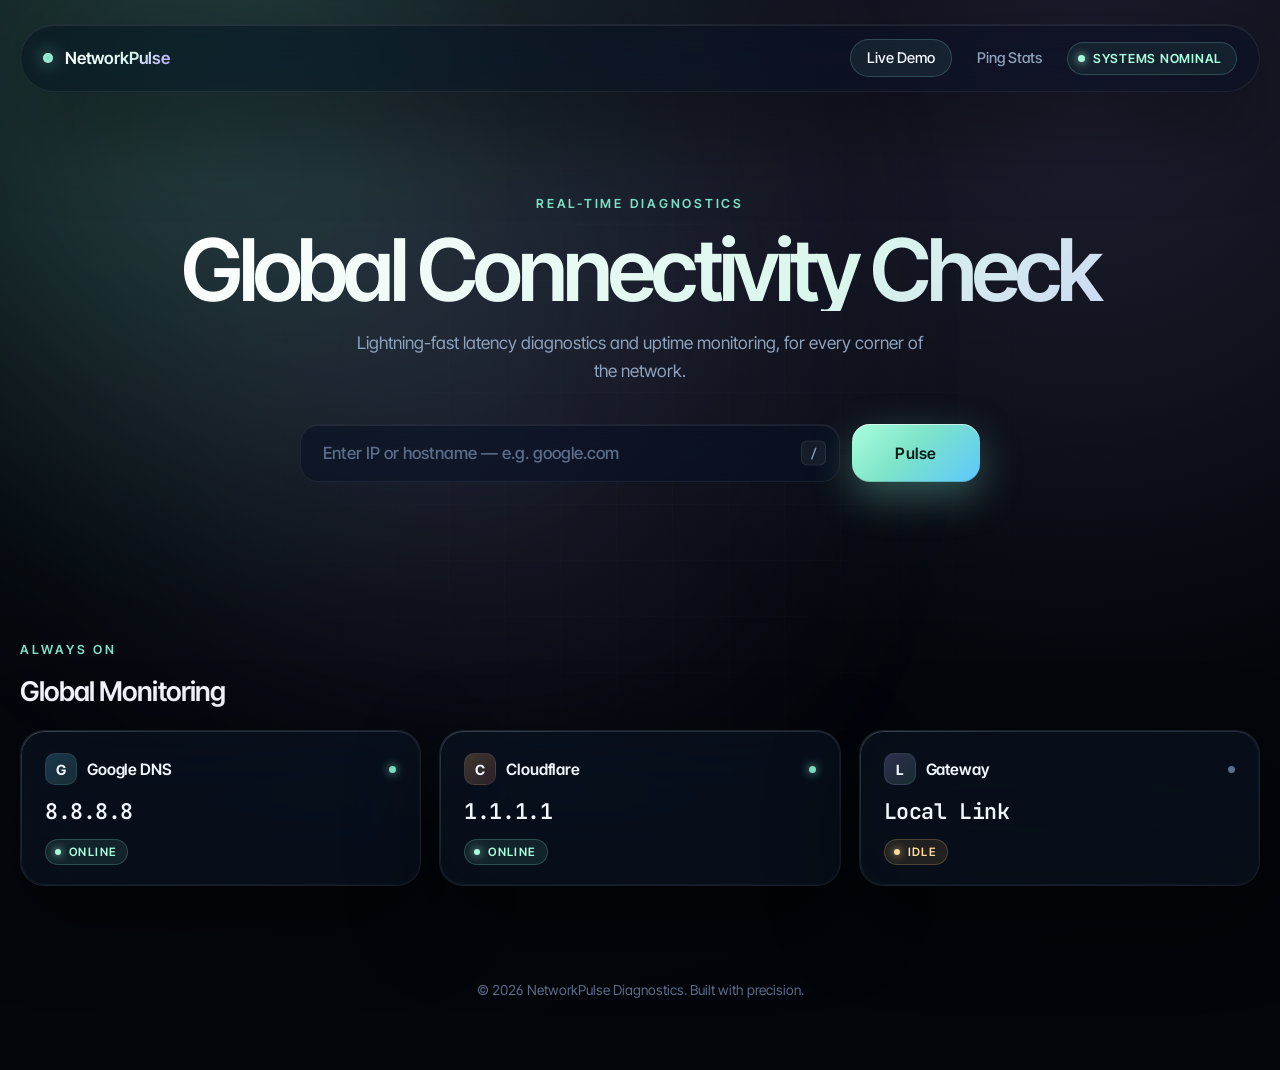
<file: public/index.html>
<!DOCTYPE html>
<html lang="en">
<head>
    <meta charset="UTF-8">
    <meta name="viewport" content="width=device-width, initial-scale=1.0">
    <title>Network Pulse | Premium Network Diagnostics</title>
    <meta name="description" content="A beautiful and powerful network ping utility to monitor host availability and latency.">
    <link rel="stylesheet" href="index.css">
    <link rel="preconnect" href="https://fonts.googleapis.com">
    <link rel="preconnect" href="https://fonts.gstatic.com" crossorigin>
    <link href="https://fonts.googleapis.com/css2?family=Inter+Tight:wght@300;400;500;600;700&family=JetBrains+Mono:wght@400;500&display=swap" rel="stylesheet">
</head>
<body class="dark-theme">
    <div id="app">
        <header class="topbar">
            <a class="logo" href="index.html" aria-label="NetworkPulse home">
                <span class="dot"></span>
                <h1>NetworkPulse</h1>
            </a>
            <nav aria-label="Primary">
                <a class="nav-link" href="index.html" aria-current="page">Live Demo</a>
                <a class="nav-link" href="stats.html">Ping Stats</a>
                <span class="status-badge" id="app-status">
                    <span class="status-dot"></span>
                    <span class="status-label">Systems Nominal</span>
                </span>
            </nav>
        </header>

        <main>
            <section id="hero">
                <p class="eyebrow animate-up">Real-time diagnostics</p>
                <h2 class="animate-up delay-1">Global Connectivity Check</h2>
                <p class="subtitle animate-up delay-2">Lightning-fast latency diagnostics and uptime monitoring, for every corner of the network.</p>

                <div class="search-container animate-up delay-3">
                    <div class="input-wrap">
                        <input type="text" id="target-input" placeholder="Enter IP or hostname — e.g. google.com" autocomplete="off" spellcheck="false">
                        <kbd class="kbd-hint" aria-hidden="true">/</kbd>
                    </div>
                    <button id="ping-btn" class="pulse-btn" type="button">
                        <span class="btn-label">Pulse</span>
                        <span class="btn-glow" aria-hidden="true"></span>
                    </button>
                </div>
            </section>

            <section id="results-section">
                <div id="active-pings" class="results-grid">
                    <!-- Results will be injected here -->
                </div>
            </section>

            <section id="global-stats">
                <div class="section-head">
                    <p class="eyebrow">Always on</p>
                    <h3>Global Monitoring</h3>
                </div>
                <div class="stats-grid">
                    <div class="stat-card" id="google-stat">
                        <div class="stat-header">
                            <span class="icon" data-icon="google">G</span>
                            <h4>Google DNS</h4>
                            <span class="live-dot" aria-hidden="true"></span>
                        </div>
                        <div class="stat-value">8.8.8.8</div>
                        <div class="stat-indicator online">
                            <span class="pip"></span>Online
                        </div>
                    </div>
                    <div class="stat-card" id="cloudflare-stat">
                        <div class="stat-header">
                            <span class="icon" data-icon="cloudflare">C</span>
                            <h4>Cloudflare</h4>
                            <span class="live-dot" aria-hidden="true"></span>
                        </div>
                        <div class="stat-value">1.1.1.1</div>
                        <div class="stat-indicator online">
                            <span class="pip"></span>Online
                        </div>
                    </div>
                    <div class="stat-card" id="local-stat">
                        <div class="stat-header">
                            <span class="icon" data-icon="local">L</span>
                            <h4>Gateway</h4>
                            <span class="live-dot idle" aria-hidden="true"></span>
                        </div>
                        <div class="stat-value">Local Link</div>
                        <div class="stat-indicator unknown">
                            <span class="pip"></span>Idle
                        </div>
                    </div>
                </div>
            </section>
        </main>

        <footer>
            <p>&copy; 2026 NetworkPulse Diagnostics. Built with precision.</p>
        </footer>
    </div>

    <script src="app.js"></script>
</body>
</html>
</file>
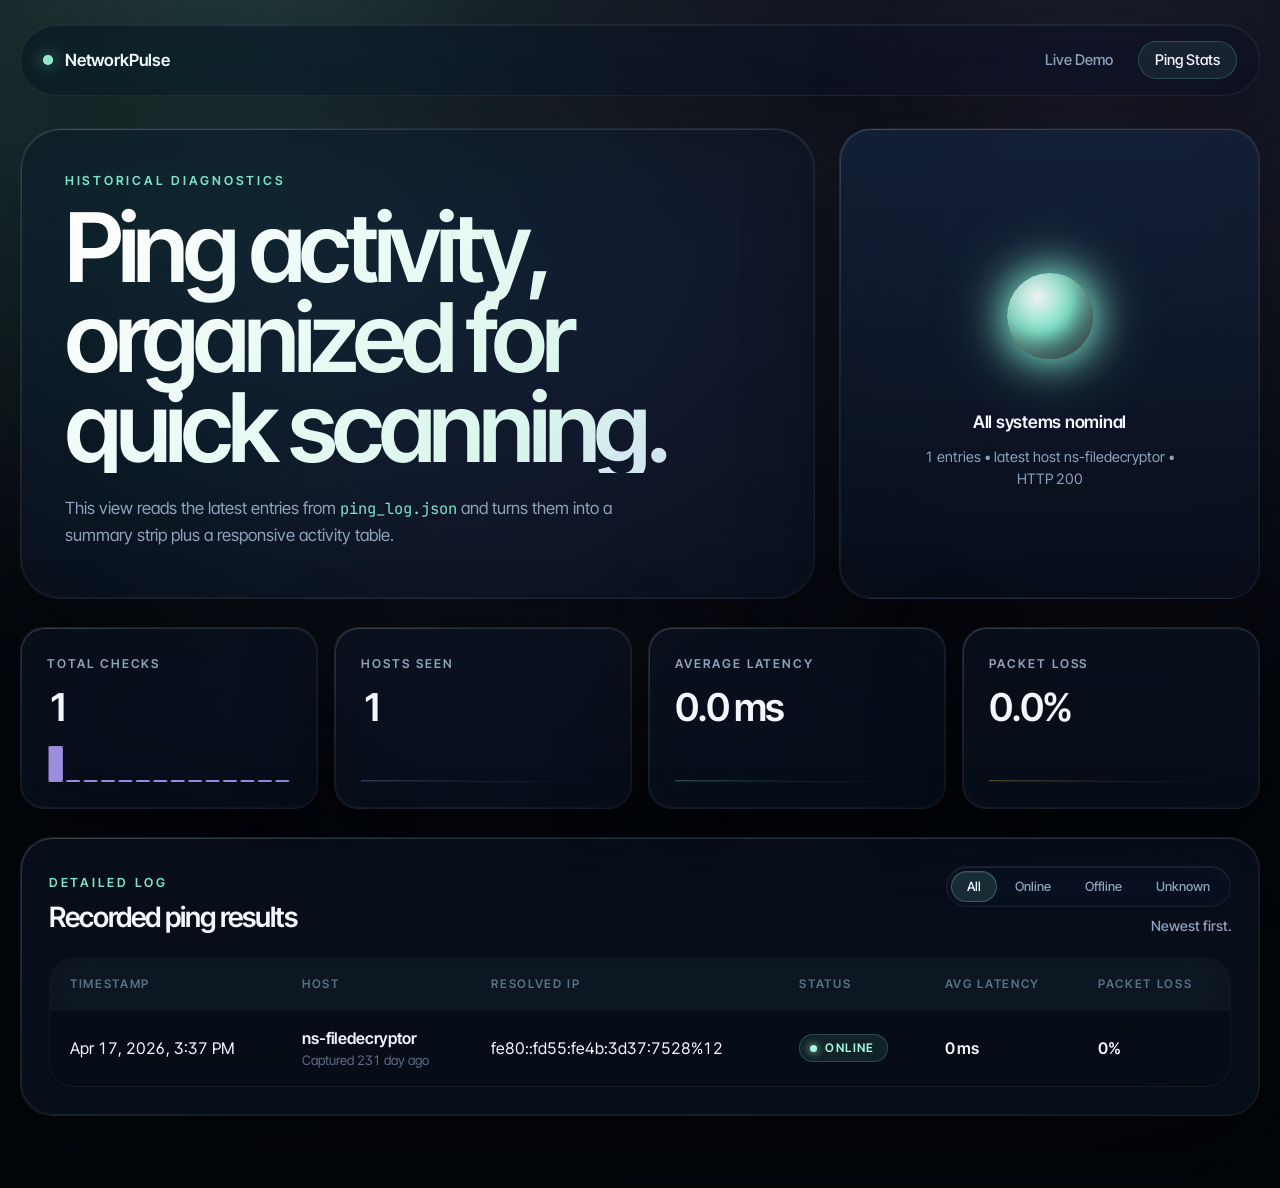
<file: public/stats.html>
<!DOCTYPE html>
<html lang="en">
<head>
    <meta charset="UTF-8">
    <meta name="viewport" content="width=device-width, initial-scale=1.0">
    <title>Network Pulse | Ping Statistics</title>
    <meta name="description" content="Review historical ping statistics in a responsive table and summary dashboard.">
    <link rel="stylesheet" href="stats.css">
    <link rel="preconnect" href="https://fonts.googleapis.com">
    <link rel="preconnect" href="https://fonts.gstatic.com" crossorigin>
    <link href="https://fonts.googleapis.com/css2?family=Inter+Tight:wght@300;400;500;600;700&family=JetBrains+Mono:wght@400;500&display=swap" rel="stylesheet">
</head>
<body>
    <div class="page-shell">
        <header class="topbar">
            <a class="brand" href="index.html" aria-label="Return to NetworkPulse home">
                <span class="dot"></span>
                <span>NetworkPulse</span>
            </a>
            <nav class="topnav" aria-label="Primary">
                <a href="index.html">Live Demo</a>
                <a href="stats.html" aria-current="page">Ping Stats</a>
            </nav>
        </header>

        <main>
            <section class="hero">
                <div class="hero-copy">
                    <p class="eyebrow">Historical Diagnostics</p>
                    <h1>Ping activity, organized for quick scanning.</h1>
                    <p class="hero-text">
                        This view reads the latest entries from <code>ping_log.json</code> and turns them
                        into a summary strip plus a responsive activity table.
                    </p>
                </div>
                <div class="hero-panel">
                    <div class="orb" id="status-orb" data-status="loading" aria-hidden="true">
                        <span class="orb-halo"></span>
                        <span class="orb-core"></span>
                    </div>
                    <p class="orb-status" id="dataset-status">Loading log data</p>
                    <p class="orb-meta" id="dataset-meta">Fetching the latest ping records...</p>
                </div>
            </section>

            <section class="summary-grid" aria-label="Ping summary">
                <article class="summary-card">
                    <div class="summary-head">
                        <p class="summary-label">Total Checks</p>
                    </div>
                    <p class="summary-value" id="total-checks">--</p>
                    <svg class="spark" id="total-checks-spark" viewBox="0 0 120 36" preserveAspectRatio="none" aria-hidden="true"></svg>
                </article>
                <article class="summary-card">
                    <div class="summary-head">
                        <p class="summary-label">Hosts Seen</p>
                    </div>
                    <p class="summary-value" id="hosts-seen">--</p>
                    <svg class="spark" id="hosts-seen-spark" viewBox="0 0 120 36" preserveAspectRatio="none" aria-hidden="true"></svg>
                </article>
                <article class="summary-card">
                    <div class="summary-head">
                        <p class="summary-label">Average Latency</p>
                        <span class="trend-pill" id="avg-latency-trend" hidden></span>
                    </div>
                    <p class="summary-value" id="avg-latency">--</p>
                    <svg class="spark" id="avg-latency-spark" viewBox="0 0 120 36" preserveAspectRatio="none" aria-hidden="true"></svg>
                </article>
                <article class="summary-card">
                    <div class="summary-head">
                        <p class="summary-label">Packet Loss</p>
                        <span class="trend-pill" id="avg-loss-trend" hidden></span>
                    </div>
                    <p class="summary-value" id="avg-loss">--</p>
                    <svg class="spark" id="avg-loss-spark" viewBox="0 0 120 36" preserveAspectRatio="none" aria-hidden="true"></svg>
                </article>
            </section>

            <section class="table-shell animate-up">
                <div class="table-header">
                    <div>
                        <p class="eyebrow">Detailed Log</p>
                        <h2>Recorded ping results</h2>
                    </div>
                    <div class="table-controls">
                        <div class="segmented" role="tablist" aria-label="Filter by status">
                            <button class="seg" data-filter="all" role="tab" aria-selected="true" type="button">All</button>
                            <button class="seg" data-filter="online" role="tab" aria-selected="false" type="button">Online</button>
                            <button class="seg" data-filter="offline" role="tab" aria-selected="false" type="button">Offline</button>
                            <button class="seg" data-filter="unknown" role="tab" aria-selected="false" type="button">Unknown</button>
                            <span class="seg-indicator" aria-hidden="true"></span>
                        </div>
                        <p class="table-caption">Newest first.</p>
                    </div>
                </div>

                <div class="table-wrap">
                    <table>
                        <thead>
                            <tr>
                                <th scope="col">Timestamp</th>
                                <th scope="col">Host</th>
                                <th scope="col">Resolved IP</th>
                                <th scope="col">Status</th>
                                <th scope="col">Avg Latency</th>
                                <th scope="col">Packet Loss</th>
                            </tr>
                        </thead>
                        <tbody id="stats-table-body">
                            <tr>
                                <td colspan="6" class="empty-state">Loading ping records...</td>
                            </tr>
                        </tbody>
                    </table>
                </div>
            </section>
        </main>
    </div>

    <script src="stats.js"></script>
</body>
</html>
</file>
<file: public/index.css>
:root {
    --bg-color: #05090f;
    --bg-deep: #020509;
    --panel-bg: rgba(14, 22, 38, 0.55);
    --panel-strong: rgba(16, 28, 48, 0.88);
    --border-color: rgba(255, 255, 255, 0.07);
    --border-bright: rgba(255, 255, 255, 0.14);
    --highlight: #7ee3c8;
    --highlight-strong: #a8ffdd;
    --accent-lavender: #b5a5ff;
    --accent-cyan: #5cc8ff;
    --warning: #ffc96d;
    --danger: #ff7b7b;
    --text-primary: #f3f7ff;
    --text-secondary: #8fa2bd;
    --text-tertiary: #5c6e89;
    --shadow: 0 30px 90px rgba(0, 0, 0, 0.45);
    --shadow-inset: inset 0 1px 0 rgba(255, 255, 255, 0.08);
    --radius-lg: 40px;
    --radius-md: 32px;
    --radius-sm: 24px;
    --radius-xs: 18px;
    --spring: cubic-bezier(0.16, 1, 0.3, 1);
}

* {
    box-sizing: border-box;
    margin: 0;
    padding: 0;
    font-family: 'Inter Tight', 'Inter', -apple-system, BlinkMacSystemFont, 'Segoe UI', sans-serif;
    font-feature-settings: "ss01", "cv11", "tnum";
}

html {
    -webkit-font-smoothing: antialiased;
    -moz-osx-font-smoothing: grayscale;
    text-rendering: optimizeLegibility;
}

body {
    min-height: 100vh;
    color: var(--text-primary);
    background:
        radial-gradient(circle at 20% 0%, rgba(126, 227, 200, 0.10), transparent 42%),
        radial-gradient(circle at 85% 10%, rgba(181, 165, 255, 0.14), transparent 40%),
        linear-gradient(165deg, var(--bg-color) 0%, var(--bg-deep) 100%);
    overflow-x: hidden;
    position: relative;
}

body::before {
    content: "";
    position: fixed;
    inset: 0;
    pointer-events: none;
    z-index: 0;
    background-image:
        linear-gradient(rgba(255, 255, 255, 0.014) 1px, transparent 1px),
        linear-gradient(90deg, rgba(255, 255, 255, 0.014) 1px, transparent 1px);
    background-size: 56px 56px;
    mask-image: radial-gradient(circle at center, black, transparent 80%);
    animation: gridDrift 40s linear infinite;
}

body::after {
    content: "";
    position: fixed;
    top: -20%;
    left: -10%;
    width: 70vw;
    height: 70vw;
    pointer-events: none;
    z-index: 0;
    background:
        radial-gradient(circle at 30% 30%, rgba(126, 227, 200, 0.28), transparent 55%),
        radial-gradient(circle at 70% 60%, rgba(181, 165, 255, 0.24), transparent 60%);
    filter: blur(120px);
    opacity: 0.7;
    animation: auroraDrift 22s ease-in-out infinite alternate;
}

@keyframes gridDrift {
    from { background-position: 0 0, 0 0; }
    to   { background-position: 56px 56px, 56px 56px; }
}

@keyframes auroraDrift {
    0%   { transform: translate(0, 0) scale(1); }
    50%  { transform: translate(8vw, 4vh) scale(1.08); }
    100% { transform: translate(-4vw, 6vh) scale(0.96); }
}

/* ---------- App shell ---------- */
#app {
    position: relative;
    z-index: 1;
    display: flex;
    flex-direction: column;
    width: min(1240px, calc(100% - 32px));
    margin: 0 auto;
    padding: 24px 0 56px;
}

/* ---------- Topbar ---------- */
.topbar {
    display: flex;
    justify-content: space-between;
    align-items: center;
    gap: 24px;
    padding: 14px 22px;
    border: 1px solid var(--border-color);
    border-radius: 999px;
    background: rgba(10, 16, 28, 0.55);
    backdrop-filter: blur(28px) saturate(180%);
    -webkit-backdrop-filter: blur(28px) saturate(180%);
    box-shadow: var(--shadow), var(--shadow-inset);
    animation: rise 0.9s var(--spring) backwards;
    margin-bottom: 64px;
}

.logo {
    display: inline-flex;
    align-items: center;
    gap: 12px;
    text-decoration: none;
    color: inherit;
}

.logo h1 {
    font-size: 1.05rem;
    font-weight: 600;
    letter-spacing: -0.01em;
    background: linear-gradient(135deg, #ffffff 0%, #d9f6ec 60%, #b5a5ff 100%);
    -webkit-background-clip: text;
    background-clip: text;
    color: transparent;
}

.dot {
    width: 10px;
    height: 10px;
    border-radius: 999px;
    background: var(--highlight);
    box-shadow: 0 0 18px rgba(126, 227, 200, 0.8), 0 0 4px rgba(255, 255, 255, 0.6) inset;
    animation: pulse 2.4s ease-in-out infinite;
}

@keyframes pulse {
    0%, 100% { box-shadow: 0 0 18px rgba(126, 227, 200, 0.8), 0 0 4px rgba(255, 255, 255, 0.6) inset; }
    50%      { box-shadow: 0 0 28px rgba(126, 227, 200, 1),   0 0 4px rgba(255, 255, 255, 0.6) inset; }
}

nav {
    display: flex;
    align-items: center;
    gap: 8px;
}

.nav-link {
    padding: 9px 16px;
    border-radius: 999px;
    color: var(--text-secondary);
    font-size: 0.92rem;
    font-weight: 500;
    text-decoration: none;
    border: 1px solid transparent;
    transition: background 0.25s var(--spring), color 0.25s var(--spring), border-color 0.25s var(--spring);
}

.nav-link:hover,
.nav-link:focus-visible,
.nav-link[aria-current="page"] {
    color: var(--text-primary);
    background: rgba(126, 227, 200, 0.08);
    border-color: rgba(126, 227, 200, 0.22);
    outline: none;
}

.status-badge {
    display: inline-flex;
    align-items: center;
    gap: 8px;
    padding: 8px 14px 8px 10px;
    border: 1px solid rgba(126, 227, 200, 0.22);
    background: rgba(126, 227, 200, 0.08);
    color: var(--highlight-strong);
    border-radius: 999px;
    font-size: 0.78rem;
    font-weight: 600;
    letter-spacing: 0.06em;
    text-transform: uppercase;
    backdrop-filter: blur(12px);
}

.status-dot {
    width: 7px;
    height: 7px;
    border-radius: 999px;
    background: currentColor;
    box-shadow: 0 0 8px currentColor;
    animation: pulse 2s ease-in-out infinite;
}

/* ---------- Hero ---------- */
#hero {
    text-align: center;
    margin-bottom: 72px;
    padding: 40px 0 16px;
}

.eyebrow {
    color: var(--highlight);
    font-size: 0.78rem;
    font-weight: 600;
    letter-spacing: 0.22em;
    text-transform: uppercase;
    margin-bottom: 18px;
}

#hero h2 {
    font-size: clamp(2.8rem, 7vw, 5.4rem);
    font-weight: 600;
    line-height: 0.95;
    letter-spacing: -0.055em;
    margin: 0 auto 18px;
    max-width: 18ch;
    background: linear-gradient(135deg,
        #ffffff 0%,
        #d9f6ec 32%,
        #b5a5ff 68%,
        #ffffff 100%);
    background-size: 220% 220%;
    -webkit-background-clip: text;
    background-clip: text;
    color: transparent;
    animation: shimmer 12s ease-in-out infinite;
}

@keyframes shimmer {
    0%, 100% { background-position: 0% 50%; }
    50%      { background-position: 100% 50%; }
}

.subtitle {
    font-size: 1.08rem;
    color: var(--text-secondary);
    margin: 0 auto 40px;
    max-width: 58ch;
    line-height: 1.6;
}

/* ---------- Search ---------- */
.search-container {
    position: relative;
    max-width: 680px;
    margin: 0 auto;
    display: flex;
    gap: 12px;
}

.input-wrap {
    position: relative;
    flex: 1;
    display: flex;
    align-items: center;
}

#target-input {
    width: 100%;
    background: rgba(10, 18, 32, 0.55);
    border: 1px solid var(--border-color);
    padding: 18px 60px 18px 22px;
    border-radius: var(--radius-xs);
    color: var(--text-primary);
    font-size: 1.05rem;
    font-weight: 500;
    outline: none;
    backdrop-filter: blur(24px) saturate(180%);
    -webkit-backdrop-filter: blur(24px) saturate(180%);
    box-shadow: var(--shadow-inset);
    transition: border-color 0.3s var(--spring), box-shadow 0.3s var(--spring), background 0.3s var(--spring);
}

#target-input::placeholder {
    color: var(--text-tertiary);
}

#target-input:focus {
    border-color: rgba(126, 227, 200, 0.45);
    background: rgba(14, 22, 38, 0.75);
    box-shadow:
        0 0 0 4px rgba(126, 227, 200, 0.10),
        0 20px 60px rgba(0, 0, 0, 0.35),
        var(--shadow-inset);
}

.kbd-hint {
    position: absolute;
    right: 14px;
    top: 50%;
    transform: translateY(-50%);
    font-family: 'JetBrains Mono', 'SF Mono', Consolas, monospace;
    font-size: 0.78rem;
    font-weight: 500;
    padding: 3px 8px;
    color: var(--text-secondary);
    background: rgba(255, 255, 255, 0.05);
    border: 1px solid rgba(255, 255, 255, 0.08);
    border-radius: 6px;
    pointer-events: none;
    transition: opacity 0.25s var(--spring), transform 0.25s var(--spring);
}

.input-wrap:focus-within .kbd-hint {
    opacity: 0;
    transform: translate(6px, -50%);
}

.pulse-btn {
    position: relative;
    overflow: hidden;
    border: 0;
    padding: 0 30px;
    min-width: 128px;
    border-radius: var(--radius-xs);
    color: #041c16;
    font-size: 0.98rem;
    font-weight: 600;
    letter-spacing: 0.02em;
    cursor: pointer;
    background: linear-gradient(135deg, #a8ffdd 0%, #7ee3c8 45%, #5cc8ff 100%);
    box-shadow:
        0 14px 40px rgba(126, 227, 200, 0.35),
        inset 0 1px 0 rgba(255, 255, 255, 0.55),
        inset 0 -1px 0 rgba(0, 0, 0, 0.15);
    transition: transform 0.3s var(--spring), box-shadow 0.3s var(--spring), filter 0.3s var(--spring);
}

.pulse-btn:hover {
    transform: translateY(-2px);
    filter: brightness(1.05);
    box-shadow:
        0 20px 60px rgba(126, 227, 200, 0.55),
        inset 0 1px 0 rgba(255, 255, 255, 0.55),
        inset 0 -1px 0 rgba(0, 0, 0, 0.15);
}

.pulse-btn:active {
    transform: translateY(0);
}

.btn-label {
    position: relative;
    z-index: 2;
}

.btn-glow {
    position: absolute;
    inset: -2px;
    background: radial-gradient(circle at var(--x, 50%) var(--y, 50%), rgba(255, 255, 255, 0.6) 0%, transparent 45%);
    opacity: 0;
    transition: opacity 0.4s var(--spring);
    pointer-events: none;
}

.pulse-btn:hover .btn-glow {
    opacity: 0.5;
}

.pulse-btn.firing::after {
    content: "";
    position: absolute;
    left: 50%;
    top: 50%;
    width: 12px;
    height: 12px;
    border-radius: 999px;
    background: rgba(255, 255, 255, 0.55);
    transform: translate(-50%, -50%);
    animation: ripple 0.7s ease-out forwards;
    pointer-events: none;
}

@keyframes ripple {
    to { width: 420px; height: 420px; opacity: 0; }
}

/* ---------- Shared glass surface ---------- */
.result-card,
.stat-card {
    position: relative;
    border: 1px solid var(--border-color);
    background: var(--panel-bg);
    backdrop-filter: blur(40px) saturate(180%);
    -webkit-backdrop-filter: blur(40px) saturate(180%);
    box-shadow: var(--shadow), var(--shadow-inset);
    transition: transform 0.4s var(--spring), box-shadow 0.4s var(--spring), border-color 0.3s var(--spring);
}

.result-card::before,
.stat-card::before {
    content: "";
    position: absolute;
    inset: 0;
    border-radius: inherit;
    padding: 1px;
    background: linear-gradient(135deg,
        rgba(255, 255, 255, 0.18) 0%,
        rgba(126, 227, 200, 0.08) 30%,
        rgba(181, 165, 255, 0.10) 70%,
        rgba(255, 255, 255, 0.02) 100%);
    -webkit-mask: linear-gradient(#000 0 0) content-box, linear-gradient(#000 0 0);
    mask: linear-gradient(#000 0 0) content-box, linear-gradient(#000 0 0);
    -webkit-mask-composite: xor;
    mask-composite: exclude;
    pointer-events: none;
    opacity: 0.9;
}

/* ---------- Results ---------- */
.results-grid {
    display: grid;
    grid-template-columns: repeat(auto-fill, minmax(300px, 1fr));
    gap: 20px;
    margin-bottom: 72px;
}

.result-card {
    padding: 24px 26px 22px;
    border-radius: var(--radius-sm);
    animation: rise 0.8s var(--spring) backwards;
}

.result-header {
    display: flex;
    justify-content: space-between;
    align-items: center;
    margin-bottom: 18px;
    gap: 12px;
}

.result-host {
    font-weight: 600;
    font-size: 1.02rem;
    letter-spacing: -0.01em;
    word-break: break-all;
}

.close-btn {
    width: 28px;
    height: 28px;
    display: inline-flex;
    align-items: center;
    justify-content: center;
    border-radius: 999px;
    color: var(--text-tertiary);
    font-size: 1.1rem;
    cursor: pointer;
    flex-shrink: 0;
    transition: background 0.2s var(--spring), color 0.2s var(--spring);
}

.close-btn:hover {
    background: rgba(255, 123, 123, 0.1);
    color: var(--danger);
}

.latency-display {
    text-align: center;
    margin: 14px 0 18px;
}

.latency-value {
    font-size: 2.8rem;
    font-weight: 600;
    letter-spacing: -0.05em;
    color: var(--highlight-strong);
    font-variant-numeric: tabular-nums;
    line-height: 1;
    transition: color 0.3s var(--spring);
}

.latency-unit {
    display: block;
    font-size: 0.72rem;
    font-weight: 600;
    letter-spacing: 0.18em;
    text-transform: uppercase;
    color: var(--text-tertiary);
    margin-top: 8px;
}

.result-footer {
    display: flex;
    justify-content: space-between;
    font-size: 0.82rem;
    color: var(--text-secondary);
    padding-top: 14px;
    border-top: 1px solid rgba(255, 255, 255, 0.04);
    font-variant-numeric: tabular-nums;
}

/* ---------- Global stats ---------- */
#global-stats {
    margin-bottom: 32px;
}

.section-head {
    margin-bottom: 22px;
}

#global-stats h3 {
    font-size: 1.7rem;
    font-weight: 600;
    letter-spacing: -0.035em;
    margin-top: 8px;
}

.stats-grid {
    display: grid;
    grid-template-columns: repeat(auto-fit, minmax(240px, 1fr));
    gap: 18px;
}

.stat-card {
    padding: 22px 24px 20px;
    border-radius: var(--radius-sm);
    animation: rise 0.85s var(--spring) backwards;
}

.stat-card:nth-child(1) { animation-delay: 0.1s; }
.stat-card:nth-child(2) { animation-delay: 0.2s; }
.stat-card:nth-child(3) { animation-delay: 0.3s; }

.stat-card:hover {
    transform: translateY(-3px);
    border-color: var(--border-bright);
    box-shadow:
        0 40px 110px rgba(0, 0, 0, 0.5),
        0 0 0 1px rgba(126, 227, 200, 0.08),
        var(--shadow-inset);
}

.stat-header {
    display: flex;
    align-items: center;
    gap: 10px;
    margin-bottom: 12px;
}

.stat-header h4 {
    font-size: 0.98rem;
    font-weight: 600;
    letter-spacing: -0.01em;
    flex: 1;
}

.icon {
    width: 32px;
    height: 32px;
    display: inline-flex;
    align-items: center;
    justify-content: center;
    border-radius: 10px;
    font-weight: 700;
    font-size: 0.88rem;
    color: var(--text-primary);
    background: linear-gradient(135deg, rgba(126, 227, 200, 0.15), rgba(181, 165, 255, 0.15));
    border: 1px solid rgba(255, 255, 255, 0.08);
}

.icon[data-icon="google"]     { background: linear-gradient(135deg, rgba(92, 200, 255, 0.22), rgba(126, 227, 200, 0.15)); }
.icon[data-icon="cloudflare"] { background: linear-gradient(135deg, rgba(255, 201, 109, 0.22), rgba(255, 123, 123, 0.15)); }
.icon[data-icon="local"]      { background: linear-gradient(135deg, rgba(181, 165, 255, 0.22), rgba(126, 227, 200, 0.15)); }

.live-dot {
    width: 7px;
    height: 7px;
    border-radius: 999px;
    background: var(--highlight);
    box-shadow: 0 0 10px var(--highlight);
    animation: liveDot 2s ease-in-out infinite;
}

.live-dot.idle {
    background: var(--text-tertiary);
    box-shadow: none;
    animation: none;
}

@keyframes liveDot {
    0%, 100% { transform: scale(1); opacity: 1; }
    50%      { transform: scale(1.4); opacity: 0.6; }
}

.stat-value {
    font-size: 1.35rem;
    font-weight: 600;
    letter-spacing: -0.02em;
    font-variant-numeric: tabular-nums;
    margin: 4px 0 14px;
    font-family: 'JetBrains Mono', 'SF Mono', Consolas, monospace;
}

.stat-indicator {
    display: inline-flex;
    align-items: center;
    gap: 8px;
    font-size: 0.72rem;
    font-weight: 600;
    letter-spacing: 0.12em;
    text-transform: uppercase;
    padding: 5px 10px 5px 9px;
    border-radius: 999px;
    border: 1px solid transparent;
}

.stat-indicator .pip {
    width: 6px;
    height: 6px;
    border-radius: 999px;
    background: currentColor;
    box-shadow: 0 0 8px currentColor;
}

.stat-indicator.online {
    color: var(--highlight-strong);
    background: rgba(126, 227, 200, 0.10);
    border-color: rgba(126, 227, 200, 0.22);
}

.stat-indicator.offline {
    color: #ffc1c1;
    background: rgba(255, 123, 123, 0.10);
    border-color: rgba(255, 123, 123, 0.22);
}

.stat-indicator.unknown {
    color: #ffdd9b;
    background: rgba(255, 201, 109, 0.10);
    border-color: rgba(255, 201, 109, 0.22);
}

/* ---------- Footer ---------- */
footer {
    padding: 64px 0 16px;
    text-align: center;
    color: var(--text-tertiary);
    font-size: 0.86rem;
}

/* ---------- Animations ---------- */
@keyframes rise {
    from {
        opacity: 0;
        transform: translateY(24px);
        filter: blur(8px);
    }
    to {
        opacity: 1;
        transform: translateY(0);
        filter: blur(0);
    }
}

@keyframes fadeIn {
    from { opacity: 0; transform: translateY(16px); }
    to   { opacity: 1; transform: translateY(0); }
}

.animate-up {
    animation: rise 0.9s var(--spring) backwards;
}

.delay-1 { animation-delay: 0.1s; }
.delay-2 { animation-delay: 0.2s; }
.delay-3 { animation-delay: 0.3s; }

/* ---------- Focus rings ---------- */
a:focus-visible,
button:focus-visible,
input:focus-visible {
    outline: 2px solid rgba(126, 227, 200, 0.55);
    outline-offset: 3px;
}

/* ---------- Responsive ---------- */
@media (max-width: 860px) {
    .topbar {
        flex-direction: column;
        gap: 14px;
        border-radius: var(--radius-sm);
        padding: 16px 18px;
        margin-bottom: 40px;
    }

    nav {
        flex-wrap: wrap;
        justify-content: center;
    }
}

@media (max-width: 640px) {
    #app {
        padding-top: 16px;
    }

    #hero {
        margin-bottom: 48px;
        padding-top: 16px;
    }

    .search-container {
        flex-direction: column;
    }

    .pulse-btn {
        padding: 16px 30px;
    }

    .results-grid {
        grid-template-columns: 1fr;
    }
}

/* ---------- Reduced motion ---------- */
@media (prefers-reduced-motion: reduce) {
    *,
    *::before,
    *::after {
        animation-duration: 0.001ms !important;
        animation-iteration-count: 1 !important;
        transition-duration: 0.001ms !important;
    }

    body::after,
    .dot,
    .status-dot,
    .live-dot,
    #hero h2 {
        animation: none;
    }
}
</file>
<file: public/stats.css>
:root {
    --bg-color: #05090f;
    --bg-deep: #020509;
    --panel-bg: rgba(14, 22, 38, 0.55);
    --panel-strong: rgba(16, 28, 48, 0.88);
    --border-color: rgba(255, 255, 255, 0.07);
    --border-bright: rgba(255, 255, 255, 0.14);
    --highlight: #7ee3c8;
    --highlight-strong: #a8ffdd;
    --accent-lavender: #b5a5ff;
    --warning: #ffc96d;
    --danger: #ff7b7b;
    --text-primary: #f3f7ff;
    --text-secondary: #8fa2bd;
    --text-tertiary: #5c6e89;
    --shadow: 0 30px 90px rgba(0, 0, 0, 0.45);
    --shadow-inset: inset 0 1px 0 rgba(255, 255, 255, 0.08);
    --radius-lg: 40px;
    --radius-md: 32px;
    --radius-sm: 24px;
    --spring: cubic-bezier(0.16, 1, 0.3, 1);
}

* {
    box-sizing: border-box;
    margin: 0;
    padding: 0;
    font-family: 'Inter Tight', 'Inter', -apple-system, BlinkMacSystemFont, 'Segoe UI', sans-serif;
    font-feature-settings: "ss01", "cv11", "tnum";
}

html {
    -webkit-font-smoothing: antialiased;
    -moz-osx-font-smoothing: grayscale;
    text-rendering: optimizeLegibility;
}

body {
    min-height: 100vh;
    color: var(--text-primary);
    background:
        radial-gradient(circle at 20% 0%, rgba(126, 227, 200, 0.10), transparent 42%),
        radial-gradient(circle at 85% 10%, rgba(181, 165, 255, 0.14), transparent 40%),
        linear-gradient(165deg, var(--bg-color) 0%, var(--bg-deep) 100%);
    overflow-x: hidden;
    position: relative;
}

body::before {
    content: "";
    position: fixed;
    inset: 0;
    pointer-events: none;
    z-index: 0;
    background-image:
        linear-gradient(rgba(255, 255, 255, 0.014) 1px, transparent 1px),
        linear-gradient(90deg, rgba(255, 255, 255, 0.014) 1px, transparent 1px);
    background-size: 56px 56px;
    mask-image: radial-gradient(circle at center, black, transparent 80%);
    animation: gridDrift 40s linear infinite;
}

body::after {
    content: "";
    position: fixed;
    top: -20%;
    left: -10%;
    width: 70vw;
    height: 70vw;
    pointer-events: none;
    z-index: 0;
    background:
        radial-gradient(circle at 30% 30%, rgba(126, 227, 200, 0.28), transparent 55%),
        radial-gradient(circle at 70% 60%, rgba(181, 165, 255, 0.24), transparent 60%);
    filter: blur(120px);
    opacity: 0.7;
    animation: auroraDrift 22s ease-in-out infinite alternate;
}

@keyframes gridDrift {
    from { background-position: 0 0, 0 0; }
    to   { background-position: 56px 56px, 56px 56px; }
}

@keyframes auroraDrift {
    0%   { transform: translate(0, 0) scale(1); }
    50%  { transform: translate(8vw, 4vh) scale(1.08); }
    100% { transform: translate(-4vw, 6vh) scale(0.96); }
}

a {
    color: inherit;
    text-decoration: none;
}

code {
    font-family: 'JetBrains Mono', 'SF Mono', Consolas, monospace;
    color: var(--highlight);
    font-size: 0.92em;
}

.page-shell {
    position: relative;
    z-index: 1;
    width: min(1240px, calc(100% - 32px));
    margin: 0 auto;
    padding: 24px 0 72px;
}

/* ---------- Top bar ---------- */
.topbar {
    display: flex;
    justify-content: space-between;
    align-items: center;
    gap: 24px;
    padding: 16px 22px;
    border: 1px solid var(--border-color);
    border-radius: 999px;
    background: rgba(10, 16, 28, 0.55);
    backdrop-filter: blur(28px) saturate(180%);
    -webkit-backdrop-filter: blur(28px) saturate(180%);
    box-shadow: var(--shadow), var(--shadow-inset);
    animation: rise 0.9s var(--spring) backwards;
}

.brand {
    display: inline-flex;
    align-items: center;
    gap: 12px;
    font-size: 1.05rem;
    font-weight: 600;
    letter-spacing: -0.01em;
}

.dot {
    width: 10px;
    height: 10px;
    border-radius: 999px;
    background: var(--highlight);
    box-shadow: 0 0 18px rgba(126, 227, 200, 0.8), 0 0 4px rgba(255, 255, 255, 0.6) inset;
    animation: pulse 2.4s ease-in-out infinite;
}

@keyframes pulse {
    0%, 100% { box-shadow: 0 0 18px rgba(126, 227, 200, 0.8), 0 0 4px rgba(255, 255, 255, 0.6) inset; }
    50%      { box-shadow: 0 0 28px rgba(126, 227, 200, 1),   0 0 4px rgba(255, 255, 255, 0.6) inset; }
}

.topnav {
    display: flex;
    align-items: center;
    gap: 8px;
}

.topnav a {
    padding: 9px 16px;
    border-radius: 999px;
    color: var(--text-secondary);
    font-size: 0.92rem;
    font-weight: 500;
    transition: background 0.25s var(--spring), color 0.25s var(--spring), border-color 0.25s var(--spring);
    border: 1px solid transparent;
}

.topnav a:hover,
.topnav a:focus-visible,
.topnav a[aria-current="page"] {
    color: var(--text-primary);
    background: rgba(126, 227, 200, 0.08);
    border-color: rgba(126, 227, 200, 0.22);
    outline: none;
}

/* ---------- Main grid ---------- */
main {
    display: grid;
    gap: 28px;
    margin-top: 32px;
}

/* ---------- Shared glass surface ---------- */
.hero-copy,
.hero-panel,
.summary-card,
.table-shell {
    position: relative;
    border: 1px solid var(--border-color);
    background: var(--panel-bg);
    backdrop-filter: blur(40px) saturate(180%);
    -webkit-backdrop-filter: blur(40px) saturate(180%);
    box-shadow: var(--shadow), var(--shadow-inset);
    transition: transform 0.4s var(--spring), box-shadow 0.4s var(--spring), border-color 0.3s var(--spring);
}

/* Prismatic hairline on cards */
.summary-card::before,
.hero-copy::before,
.hero-panel::before,
.table-shell::before {
    content: "";
    position: absolute;
    inset: 0;
    border-radius: inherit;
    padding: 1px;
    background: linear-gradient(135deg,
        rgba(255, 255, 255, 0.18) 0%,
        rgba(126, 227, 200, 0.08) 30%,
        rgba(181, 165, 255, 0.10) 70%,
        rgba(255, 255, 255, 0.02) 100%);
    -webkit-mask: linear-gradient(#000 0 0) content-box, linear-gradient(#000 0 0);
    mask: linear-gradient(#000 0 0) content-box, linear-gradient(#000 0 0);
    -webkit-mask-composite: xor;
    mask-composite: exclude;
    pointer-events: none;
    opacity: 0.9;
}

/* ---------- Hero ---------- */
.hero {
    display: grid;
    grid-template-columns: minmax(0, 1.7fr) minmax(280px, 0.9fr);
    gap: 24px;
    align-items: stretch;
}

.hero-copy {
    padding: 44px 44px 48px;
    border-radius: var(--radius-lg);
    animation: rise 1s var(--spring) 0.05s backwards;
}

.hero h1 {
    max-width: 14ch;
    font-size: clamp(3rem, 7.5vw, 6rem);
    font-weight: 600;
    line-height: 0.94;
    letter-spacing: -0.055em;
    margin: 14px 0 22px;
    background: linear-gradient(135deg,
        #ffffff 0%,
        #d9f6ec 32%,
        #b5a5ff 68%,
        #ffffff 100%);
    background-size: 220% 220%;
    -webkit-background-clip: text;
    background-clip: text;
    color: transparent;
    animation: shimmer 12s ease-in-out infinite;
}

@keyframes shimmer {
    0%, 100% { background-position: 0% 50%; }
    50%      { background-position: 100% 50%; }
}

.eyebrow {
    color: var(--highlight);
    font-size: 0.78rem;
    font-weight: 600;
    letter-spacing: 0.22em;
    text-transform: uppercase;
}

.hero-text {
    max-width: 56ch;
    color: var(--text-secondary);
    font-size: 1.05rem;
    line-height: 1.65;
    font-weight: 400;
}

.hero-panel {
    padding: 36px 28px 32px;
    border-radius: var(--radius-md);
    display: flex;
    flex-direction: column;
    align-items: center;
    justify-content: center;
    text-align: center;
    gap: 14px;
    background:
        linear-gradient(180deg, rgba(20, 34, 58, 0.78) 0%, rgba(8, 14, 26, 0.88) 100%);
    animation: rise 1s var(--spring) 0.2s backwards;
}

.table-caption {
    color: var(--text-secondary);
    font-size: 0.88rem;
    font-weight: 500;
}

/* ---------- Status orb ---------- */
.orb {
    --orb-color: #b5a5ff;
    position: relative;
    width: 150px;
    height: 150px;
    display: grid;
    place-items: center;
    margin-bottom: 6px;
}

.orb[data-status="nominal"]  { --orb-color: #7ee3c8; }
.orb[data-status="degraded"] { --orb-color: #ffc96d; }
.orb[data-status="offline"]  { --orb-color: #ff7b7b; }
.orb[data-status="loading"]  { --orb-color: #b5a5ff; }

.orb-core {
    position: relative;
    width: 86px;
    height: 86px;
    border-radius: 999px;
    background:
        radial-gradient(circle at 35% 28%,
            rgba(255, 255, 255, 0.92) 0%,
            var(--orb-color) 42%,
            rgba(8, 14, 26, 0.65) 100%);
    box-shadow:
        inset 0 0 22px rgba(255, 255, 255, 0.22),
        inset -8px -12px 26px rgba(0, 0, 0, 0.4),
        0 0 36px var(--orb-color),
        0 0 80px color-mix(in srgb, var(--orb-color) 45%, transparent);
    animation: orbBreath 4.5s ease-in-out infinite;
    transition: box-shadow 0.6s var(--spring);
}

.orb-halo {
    position: absolute;
    inset: 0;
    border-radius: 999px;
    background: radial-gradient(circle, var(--orb-color) 0%, transparent 62%);
    filter: blur(22px);
    opacity: 0.5;
    animation: orbHalo 4.5s ease-in-out infinite;
}

@keyframes orbBreath {
    0%, 100% { transform: scale(1); }
    50%      { transform: scale(1.06); }
}

@keyframes orbHalo {
    0%, 100% { opacity: 0.42; transform: scale(1); }
    50%      { opacity: 0.72; transform: scale(1.14); }
}

.orb-status {
    color: var(--text-primary);
    font-weight: 600;
    font-size: 1.08rem;
    letter-spacing: -0.015em;
}

.orb-meta {
    color: var(--text-secondary);
    font-size: 0.9rem;
    line-height: 1.5;
    max-width: 34ch;
    margin: 0 auto;
}

/* ---------- Summary cards ---------- */
.summary-grid {
    display: grid;
    grid-template-columns: repeat(4, minmax(0, 1fr));
    gap: 16px;
}

.summary-card {
    padding: 24px 26px 26px;
    border-radius: var(--radius-sm);
    opacity: 0;
    animation: rise 0.85s var(--spring) forwards;
}

.summary-card:nth-child(1) { animation-delay: 0.35s; }
.summary-card:nth-child(2) { animation-delay: 0.45s; }
.summary-card:nth-child(3) { animation-delay: 0.55s; }
.summary-card:nth-child(4) { animation-delay: 0.65s; }

.summary-card:hover {
    transform: translateY(-3px);
    border-color: var(--border-bright);
    box-shadow:
        0 40px 110px rgba(0, 0, 0, 0.5),
        0 0 0 1px rgba(126, 227, 200, 0.08),
        var(--shadow-inset);
}

.summary-head {
    display: flex;
    align-items: center;
    justify-content: space-between;
    gap: 10px;
    min-height: 22px;
}

.summary-label {
    color: var(--text-secondary);
    font-size: 0.76rem;
    font-weight: 600;
    text-transform: uppercase;
    letter-spacing: 0.16em;
}

.summary-value {
    font-size: clamp(1.9rem, 3vw, 2.6rem);
    font-weight: 600;
    letter-spacing: -0.045em;
    margin-top: 10px;
    font-variant-numeric: tabular-nums;
}

/* ---------- Trend pill ---------- */
.trend-pill {
    display: inline-flex;
    align-items: center;
    gap: 4px;
    padding: 3px 9px;
    border-radius: 999px;
    font-size: 0.7rem;
    font-weight: 600;
    letter-spacing: 0.02em;
    border: 1px solid transparent;
    font-variant-numeric: tabular-nums;
    white-space: nowrap;
    transition: opacity 0.3s var(--spring);
}

.trend-pill[hidden] { display: none; }

.trend-pill.good {
    color: var(--highlight-strong);
    background: rgba(126, 227, 200, 0.10);
    border-color: rgba(126, 227, 200, 0.24);
}

.trend-pill.bad {
    color: #ffc1c1;
    background: rgba(255, 123, 123, 0.10);
    border-color: rgba(255, 123, 123, 0.24);
}

.trend-pill.flat {
    color: var(--text-secondary);
    background: rgba(255, 255, 255, 0.04);
    border-color: rgba(255, 255, 255, 0.08);
}

/* ---------- Sparklines ---------- */
.spark {
    display: block;
    width: 100%;
    height: 38px;
    margin-top: 14px;
    overflow: visible;
    opacity: 0;
    animation: sparkIn 0.9s var(--spring) forwards;
    animation-delay: 0.9s;
}

@keyframes sparkIn {
    from { opacity: 0; transform: translateY(4px); }
    to   { opacity: 1; transform: translateY(0); }
}

/* ---------- Table ---------- */
.table-shell {
    padding: 28px;
    border-radius: var(--radius-md);
    animation: rise 1s var(--spring) 0.8s backwards;
}

.table-header {
    display: flex;
    justify-content: space-between;
    align-items: end;
    gap: 20px;
    margin-bottom: 24px;
    flex-wrap: wrap;
}

.table-header h2 {
    font-size: 1.75rem;
    font-weight: 600;
    letter-spacing: -0.035em;
    margin-top: 10px;
}

.table-controls {
    display: flex;
    flex-direction: column;
    align-items: flex-end;
    gap: 10px;
}

/* ---------- Segmented control ---------- */
.segmented {
    position: relative;
    display: inline-flex;
    padding: 4px;
    border: 1px solid var(--border-color);
    background: rgba(10, 18, 32, 0.55);
    backdrop-filter: blur(20px) saturate(180%);
    -webkit-backdrop-filter: blur(20px) saturate(180%);
    border-radius: 999px;
    gap: 2px;
    box-shadow: var(--shadow-inset);
}

.seg {
    position: relative;
    z-index: 1;
    background: transparent;
    border: 0;
    color: var(--text-secondary);
    padding: 8px 16px;
    border-radius: 999px;
    font-size: 0.8rem;
    font-weight: 500;
    cursor: pointer;
    white-space: nowrap;
    transition: color 0.3s var(--spring);
}

.seg[aria-selected="true"] {
    color: var(--text-primary);
}

.seg:hover:not([aria-selected="true"]) {
    color: var(--text-primary);
}

.seg-indicator {
    position: absolute;
    z-index: 0;
    top: 4px;
    bottom: 4px;
    left: 0;
    width: 0;
    border-radius: 999px;
    background: rgba(126, 227, 200, 0.14);
    border: 1px solid rgba(126, 227, 200, 0.28);
    box-shadow: inset 0 1px 0 rgba(255, 255, 255, 0.08);
    transition: transform 0.4s var(--spring), width 0.4s var(--spring);
    pointer-events: none;
}

.table-wrap {
    overflow-x: auto;
    border-radius: var(--radius-sm);
    border: 1px solid rgba(255, 255, 255, 0.05);
    background: rgba(6, 12, 22, 0.5);
}

table {
    width: 100%;
    min-width: 760px;
    border-collapse: collapse;
    font-variant-numeric: tabular-nums;
}

thead {
    background: rgba(168, 255, 221, 0.04);
    backdrop-filter: blur(20px);
}

th,
td {
    padding: 18px 20px;
    text-align: left;
    border-bottom: 1px solid rgba(255, 255, 255, 0.04);
}

th {
    color: var(--text-tertiary);
    font-size: 0.74rem;
    font-weight: 600;
    text-transform: uppercase;
    letter-spacing: 0.14em;
}

tbody tr {
    transition: background 0.25s var(--spring);
}

tbody tr:hover {
    background: rgba(126, 227, 200, 0.035);
}

tbody tr:last-child td {
    border-bottom: none;
}

.row-enter {
    opacity: 0;
    animation: rowIn 0.6s var(--spring) forwards;
    animation-delay: calc(var(--row-index, 0) * 45ms + 0.9s);
}

@keyframes rowIn {
    from { opacity: 0; transform: translateY(6px); }
    to   { opacity: 1; transform: translateY(0); }
}

.host-cell {
    display: grid;
    gap: 4px;
}

.host-name {
    font-weight: 600;
    letter-spacing: -0.01em;
}

.host-timestamp {
    color: var(--text-tertiary);
    font-size: 0.82rem;
}

.status-pill {
    display: inline-flex;
    align-items: center;
    gap: 8px;
    padding: 6px 12px 6px 10px;
    border-radius: 999px;
    font-size: 0.74rem;
    font-weight: 600;
    text-transform: uppercase;
    letter-spacing: 0.12em;
    border: 1px solid transparent;
}

.status-pill::before {
    content: "";
    width: 7px;
    height: 7px;
    border-radius: 999px;
    background: currentColor;
    box-shadow: 0 0 8px currentColor;
}

tbody tr.is-latest .status-pill::before {
    animation: dotPulse 1.8s ease-in-out infinite;
}

@keyframes dotPulse {
    0%, 100% { transform: scale(1);   box-shadow: 0 0 8px currentColor; }
    50%      { transform: scale(1.5); box-shadow: 0 0 16px currentColor, 0 0 2px currentColor; }
}

tbody tr.row-filtered {
    display: none;
}

.status-pill.online {
    color: var(--highlight-strong);
    background: rgba(126, 227, 200, 0.10);
    border-color: rgba(126, 227, 200, 0.22);
}

.status-pill.offline {
    color: #ffc1c1;
    background: rgba(255, 123, 123, 0.10);
    border-color: rgba(255, 123, 123, 0.22);
}

.status-pill.unknown {
    color: #ffdd9b;
    background: rgba(255, 201, 109, 0.10);
    border-color: rgba(255, 201, 109, 0.22);
}

.metric {
    font-weight: 600;
    letter-spacing: -0.01em;
}

.metric-subtle {
    color: var(--text-tertiary);
}

.empty-state {
    padding: 52px 20px;
    text-align: center;
    color: var(--text-secondary);
}

/* ---------- Animations ---------- */
@keyframes rise {
    from {
        opacity: 0;
        transform: translateY(24px);
        filter: blur(8px);
    }
    to {
        opacity: 1;
        transform: translateY(0);
        filter: blur(0);
    }
}

/* ---------- Focus rings ---------- */
a:focus-visible,
button:focus-visible {
    outline: 2px solid rgba(126, 227, 200, 0.6);
    outline-offset: 3px;
    border-radius: 999px;
}

/* ---------- Responsive ---------- */
@media (max-width: 900px) {
    .hero,
    .summary-grid {
        grid-template-columns: 1fr;
    }

    .summary-grid {
        grid-template-columns: repeat(2, 1fr);
    }

    .hero h1 {
        max-width: none;
    }

    .hero-copy {
        padding: 32px 28px 36px;
    }
}

@media (max-width: 640px) {
    .page-shell {
        width: min(100% - 20px, 1240px);
        padding-top: 16px;
    }

    .summary-grid {
        grid-template-columns: 1fr;
    }

    .topbar {
        border-radius: var(--radius-sm);
    }

    .hero-copy,
    .hero-panel,
    .summary-card,
    .table-shell {
        border-radius: var(--radius-sm);
    }

    .topbar,
    .table-header {
        flex-direction: column;
        align-items: stretch;
    }

    .topnav {
        flex-wrap: wrap;
    }

    .hero-copy,
    .hero-panel,
    .table-shell {
        padding: 24px;
    }

    th,
    td {
        padding: 14px 16px;
    }
}

/* ---------- Reduced motion ---------- */
@media (prefers-reduced-motion: reduce) {
    *,
    *::before,
    *::after {
        animation-duration: 0.001ms !important;
        animation-iteration-count: 1 !important;
        transition-duration: 0.001ms !important;
    }

    body::after {
        animation: none;
    }

    .hero h1 {
        animation: none;
    }
}
</file>
